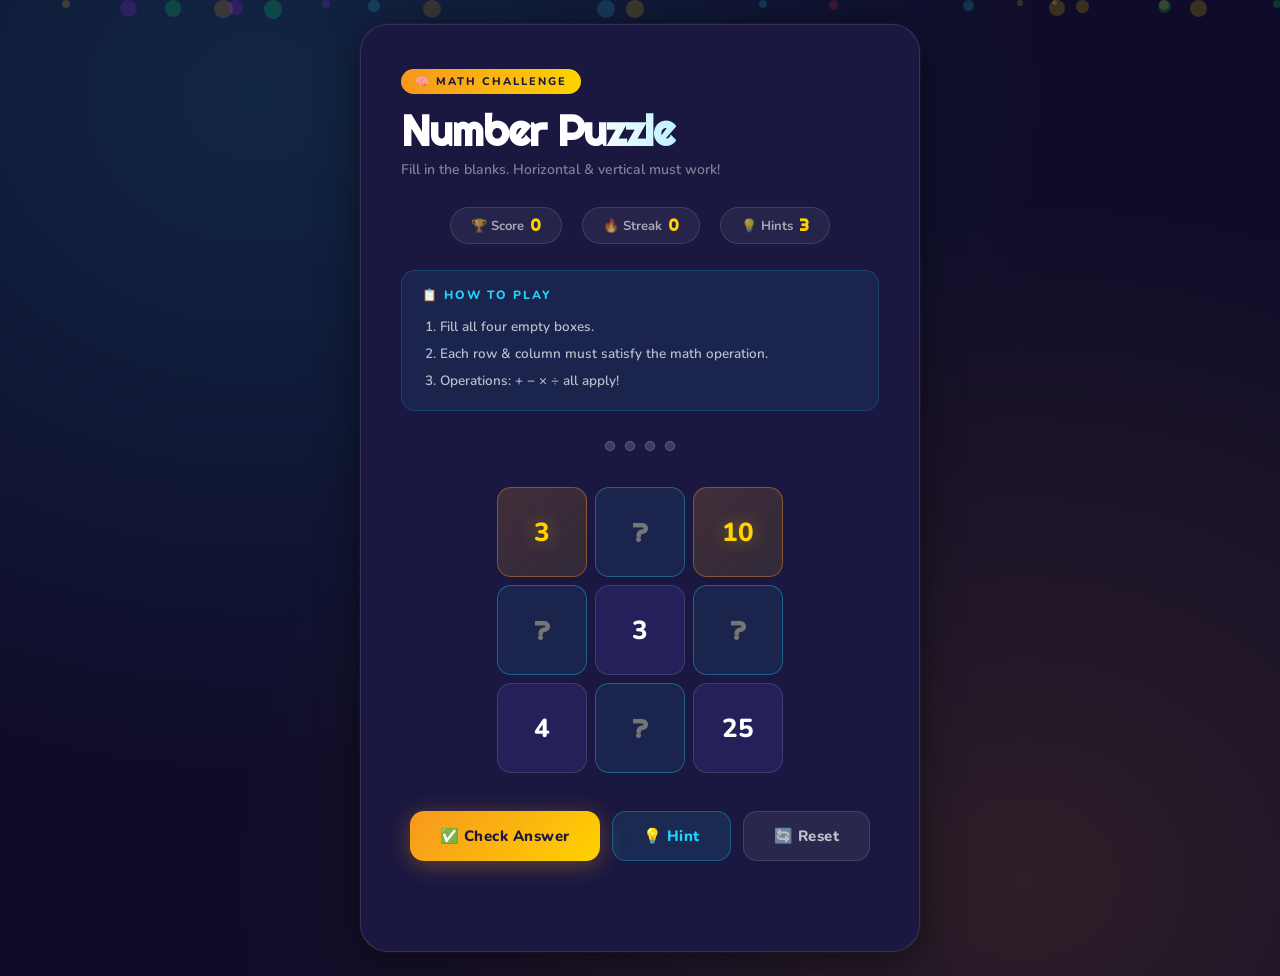
<file: projects/puzzle/puzzle.html>
<!DOCTYPE html>
<html lang="en">
<head>
<meta charset="UTF-8">
<meta name="viewport" content="width=device-width, initial-scale=1.0">
<title>Math Puzzle Challenge</title>
<link href="https://fonts.googleapis.com/css2?family=Righteous&family=Nunito:wght@400;600;700;800&display=swap" rel="stylesheet">
<link rel="stylesheet" href="puzzle.css">
</head>
<body>

<!-- Particles -->
<div class="particles" id="particles"></div>
<!-- Confetti -->
<div class="confetti-container" id="confetti"></div>

<div class="card">
  <div class="badge">🧠 Math Challenge</div>
  <h1>Number Puzzle</h1>
  <p class="subtitle">Fill in the blanks. Horizontal &amp; vertical must work!</p>

  <div class="score-strip">
    <div class="score-pill">🏆 Score <span id="scoreVal">0</span></div>
    <div class="score-pill">🔥 Streak <span id="streakVal">0</span></div>
    <div class="score-pill">💡 Hints <span id="hintVal">3</span></div>
  </div>

  <div class="rules">
    <div class="rules-title">📋 How to Play</div>
    <ol>
      <li>Fill all four empty boxes.</li>
      <li>Each row &amp; column must satisfy the math operation.</li>
      <li>Operations: + − × ÷ all apply!</li>
    </ol>
  </div>

  <div class="progress-row" id="progressDots">
    <div class="dot" id="dot1"></div>
    <div class="dot" id="dot2"></div>
    <div class="dot" id="dot3"></div>
    <div class="dot" id="dot4"></div>
  </div>

  <div class="grid-wrap">
    <table>
      <tr>
        <th>3</th>
        <th class="input-cell" id="cell1"><input type="number" id="box1" placeholder="?"></th>
        <th>10</th>
      </tr>
      <tr>
        <td class="input-cell" id="cell2"><input type="number" id="box2" placeholder="?"></td>
        <td>3</td>
        <td class="input-cell" id="cell3"><input type="number" id="box3" placeholder="?"></td>
      </tr>
      <tr>
        <td>4</td>
        <td class="input-cell" id="cell4"><input type="number" id="box4" placeholder="?"></td>
        <td>25</td>
      </tr>
    </table>
  </div>

  <div class="btn-row">
    <button class="btn btn-check" onclick="checkAnswer()">✅ Check Answer</button>
    <button class="btn btn-hint"  onclick="giveHint()">💡 Hint</button>
    <button class="btn btn-reset" onclick="resetGame()">🔄 Reset</button>
  </div>

  <div id="Result"></div>
</div>

<script src="puzzle.js"></script>
</body>
</html>
</file>
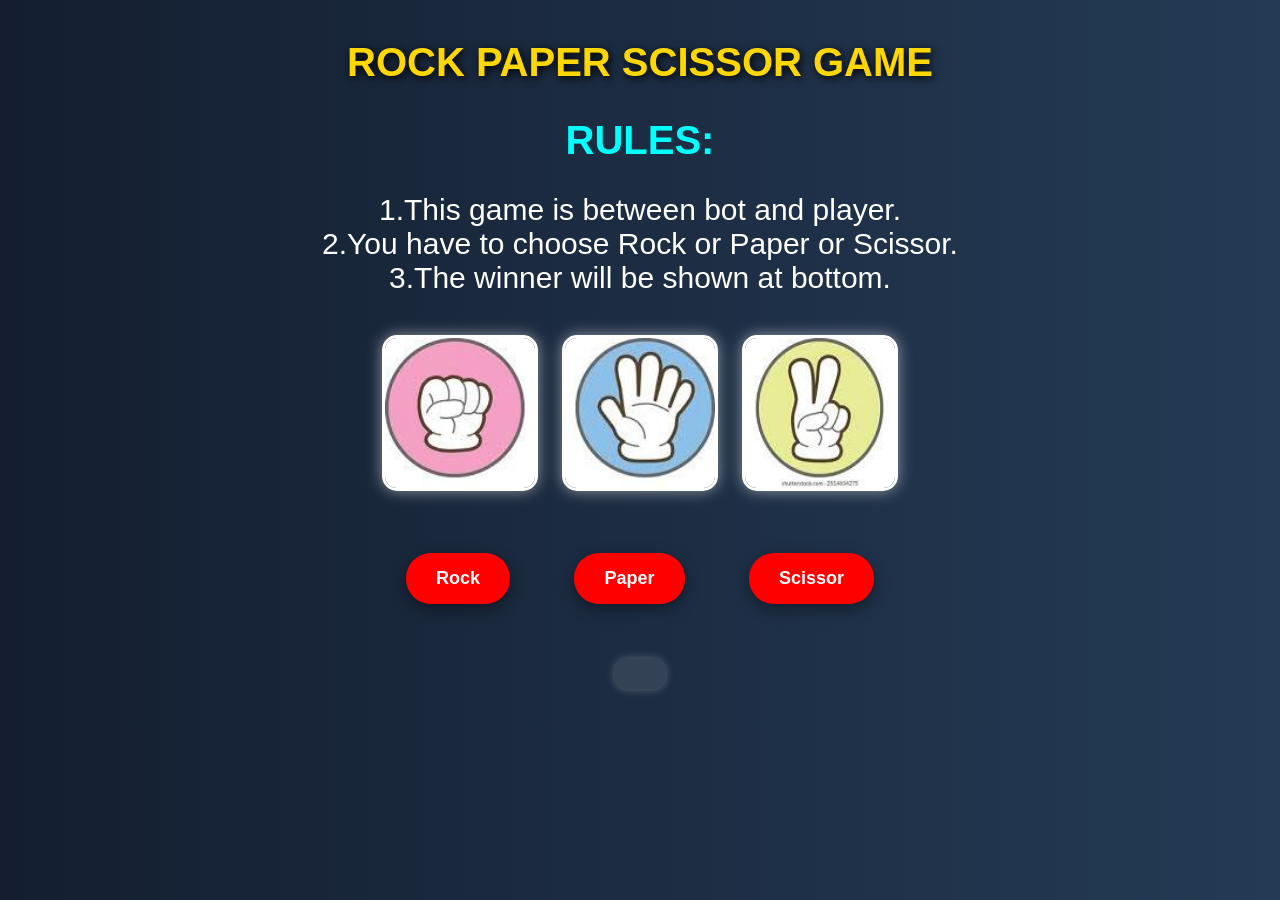
<file: projects/rps/game.html>
<!DOCTYPE html>
<html>
<head>
<link rel = "stylesheet" href = "game.css">
<title> RPS Game   </title> 
</head>

<body>

<h1 id="head1" > ROCK PAPER SCISSOR GAME </h1>
<h2 id="head2" > RULES: </h2>

<p id="para" > 1.This game is between bot and player. <br>
2.You have to choose Rock or Paper or Scissor.<br>
3.The winner will be shown at bottom.
</p>

<img  src = "rock.jpg" > 
<img  src = "paper.jpg" > 
<img  src = "scissors.jpg" >  <br> <br>

<button  id="button" onclick = "Play('Rock')">Rock </button> 
<button id="button"  onclick = "Play('Paper')">Paper </button>
<button id="button"  onclick = "Play('Scissor')">Scissor </button> <br>

<p id = "Result"></p>
<script src = "game.js"></script>


</body>
</html>
</file>
<file: projects/puzzle/puzzle.css>
/* ── CSS Variables ── */
:root {
  --bg: #0f0c29;
  --card: #1a1740;
  --accent1: #f7971e;
  --accent2: #ffd200;
  --accent3: #21d4fd;
  --correct: #00f260;
  --wrong: #f7374f;
  --text: #fff;
  --cell-bg: #24215a;
  --cell-hover: #2e2a72;
  --border: rgba(255,255,255,0.12);
  --shadow: 0 8px 40px rgba(0,0,0,0.5);
}

*, *::before, *::after {
  box-sizing: border-box;
  margin: 0;
  padding: 0;
}

/* ── Body ── */
body {
  min-height: 100vh;
  background: var(--bg);
  background-image:
    radial-gradient(ellipse at 20% 10%, rgba(33,212,253,0.13) 0%, transparent 55%),
    radial-gradient(ellipse at 80% 90%, rgba(247,151,30,0.13) 0%, transparent 55%);
  display: flex;
  flex-direction: column;
  align-items: center;
  justify-content: center;
  font-family: 'Nunito', sans-serif;
  padding: 24px;
  overflow-x: hidden;
}

/* ── Floating Particles ── */
.particles {
  position: fixed;
  inset: 0;
  pointer-events: none;
  z-index: 0;
  overflow: hidden;
}

.particle {
  position: absolute;
  border-radius: 50%;
  opacity: 0.18;
  animation: floatUp linear infinite;
}

@keyframes floatUp {
  from { transform: translateY(110vh) scale(0.5); opacity: 0; }
  10%  { opacity: 0.18; }
  90%  { opacity: 0.18; }
  to   { transform: translateY(-10vh) scale(1.2); opacity: 0; }
}

/* ── Card ── */
.card {
  position: relative;
  z-index: 1;
  background: var(--card);
  border: 1.5px solid var(--border);
  border-radius: 28px;
  padding: 44px 40px 36px;
  max-width: 560px;
  width: 100%;
  box-shadow: var(--shadow), 0 0 0 1px rgba(255,255,255,0.04);
  animation: slideIn 0.7s cubic-bezier(.22,1,.36,1) both;
}

@keyframes slideIn {
  from { opacity: 0; transform: translateY(36px) scale(0.97); }
  to   { opacity: 1; transform: none; }
}

/* ── Badge ── */
.badge {
  display: inline-flex;
  align-items: center;
  gap: 6px;
  background: linear-gradient(90deg, var(--accent1), var(--accent2));
  color: #1a1740;
  font-size: 11px;
  font-weight: 800;
  letter-spacing: 2px;
  text-transform: uppercase;
  border-radius: 20px;
  padding: 5px 14px;
  margin-bottom: 14px;
}

/* ── Headings ── */
h1 {
  font-family: 'Righteous', cursive;
  font-size: clamp(28px, 5vw, 42px);
  color: var(--text);
  letter-spacing: -1px;
  line-height: 1.1;
  margin-bottom: 6px;
  background: linear-gradient(90deg, #fff 40%, var(--accent3));
  -webkit-background-clip: text;
  -webkit-text-fill-color: transparent;
  background-clip: text;
}

.subtitle {
  color: rgba(255,255,255,0.45);
  font-size: 14px;
  font-weight: 600;
  margin-bottom: 28px;
}

/* ── Rules Panel ── */
.rules {
  background: rgba(33,212,253,0.07);
  border: 1px solid rgba(33,212,253,0.18);
  border-radius: 14px;
  padding: 16px 20px;
  margin-bottom: 30px;
}

.rules-title {
  font-size: 12px;
  font-weight: 800;
  letter-spacing: 2px;
  text-transform: uppercase;
  color: var(--accent3);
  margin-bottom: 10px;
}

.rules ol {
  padding-left: 18px;
  color: rgba(255,255,255,0.7);
  font-size: 13.5px;
  line-height: 2;
  font-weight: 600;
}

/* ── Score Strip ── */
.score-strip {
  display: flex;
  gap: 20px;
  justify-content: center;
  margin-bottom: 26px;
}

.score-pill {
  background: rgba(255,255,255,0.06);
  border: 1px solid var(--border);
  border-radius: 30px;
  padding: 7px 20px;
  font-size: 13px;
  font-weight: 700;
  color: rgba(255,255,255,0.6);
  display: flex;
  align-items: center;
  gap: 6px;
}

.score-pill span {
  color: var(--accent2);
  font-family: 'Righteous', cursive;
  font-size: 16px;
}

/* ── Progress Dots ── */
.progress-row {
  display: flex;
  justify-content: center;
  gap: 10px;
  margin-bottom: 28px;
}

.dot {
  width: 10px;
  height: 10px;
  border-radius: 50%;
  background: rgba(255,255,255,0.15);
  border: 1.5px solid rgba(255,255,255,0.2);
  transition: background 0.3s, border-color 0.3s, box-shadow 0.3s;
}

.dot.filled {
  background: var(--correct);
  border-color: var(--correct);
  box-shadow: 0 0 8px rgba(0,242,96,0.5);
}

.dot.wrong-dot {
  background: var(--wrong);
  border-color: var(--wrong);
  box-shadow: 0 0 8px rgba(247,55,79,0.4);
}

/* ── Puzzle Grid ── */
.grid-wrap {
  display: flex;
  justify-content: center;
  margin-bottom: 30px;
}

table {
  border-collapse: separate;
  border-spacing: 8px;
}

td, th {
  background: var(--cell-bg);
  border: 1.5px solid var(--border);
  border-radius: 14px;
  width: 90px;
  height: 90px;
  text-align: center;
  vertical-align: middle;
  font-size: 26px;
  font-weight: 800;
  color: var(--text);
  transition: background 0.2s, box-shadow 0.2s, transform 0.15s;
  position: relative;
}

th {
  background: linear-gradient(135deg, rgba(247,151,30,0.18), rgba(255,210,0,0.1));
  border-color: rgba(247,151,30,0.4);
  color: var(--accent2);
  text-shadow: 0 0 18px rgba(255,210,0,0.4);
}

td:hover {
  background: var(--cell-hover);
  transform: scale(1.04);
  box-shadow: 0 4px 20px rgba(33,212,253,0.13);
}

/* ── Input Cells ── */
.input-cell {
  background: rgba(33,212,253,0.07);
  border-color: rgba(33,212,253,0.35);
  box-shadow: 0 0 0 0 rgba(33,212,253,0);
  transition: box-shadow 0.3s, background 0.3s, border-color 0.3s, transform 0.15s;
}

.input-cell:focus-within {
  background: rgba(33,212,253,0.14);
  border-color: var(--accent3);
  box-shadow: 0 0 0 3px rgba(33,212,253,0.18), 0 4px 24px rgba(33,212,253,0.12);
  transform: scale(1.06);
}

input[type="number"] {
  width: 100%;
  height: 100%;
  background: transparent;
  border: none;
  outline: none;
  text-align: center;
  font-size: 26px;
  font-weight: 800;
  font-family: 'Righteous', cursive;
  color: var(--accent3);
  caret-color: var(--accent3);
  -moz-appearance: textfield;
}

input[type="number"]::-webkit-inner-spin-button,
input[type="number"]::-webkit-outer-spin-button {
  -webkit-appearance: none;
}

/* ── Cell States ── */
.cell-correct {
  background: rgba(0,242,96,0.13) !important;
  border-color: var(--correct) !important;
  box-shadow: 0 0 16px rgba(0,242,96,0.22) !important;
  animation: popCorrect 0.4s cubic-bezier(.36,.07,.19,.97);
}

.cell-correct input {
  color: var(--correct) !important;
}

.cell-wrong {
  background: rgba(247,55,79,0.13) !important;
  border-color: var(--wrong) !important;
  box-shadow: 0 0 16px rgba(247,55,79,0.22) !important;
  animation: shake 0.4s cubic-bezier(.36,.07,.19,.97);
}

.cell-wrong input {
  color: var(--wrong) !important;
}

@keyframes shake {
  0%,100% { transform: translateX(0); }
  20%      { transform: translateX(-6px); }
  40%      { transform: translateX(6px); }
  60%      { transform: translateX(-4px); }
  80%      { transform: translateX(4px); }
}

@keyframes popCorrect {
  0%   { transform: scale(1); }
  40%  { transform: scale(1.12); }
  100% { transform: scale(1); }
}

/* ── Buttons ── */
.btn-row {
  display: flex;
  gap: 12px;
  justify-content: center;
  flex-wrap: wrap;
  margin-bottom: 22px;
}

.btn {
  font-family: 'Nunito', sans-serif;
  font-size: 15px;
  font-weight: 800;
  border: none;
  border-radius: 14px;
  padding: 14px 30px;
  cursor: pointer;
  transition: transform 0.15s, box-shadow 0.2s, filter 0.2s;
  letter-spacing: 0.5px;
  position: relative;
  overflow: hidden;
}

.btn::after {
  content: '';
  position: absolute;
  inset: 0;
  background: rgba(255,255,255,0);
  transition: background 0.15s;
  border-radius: inherit;
}

.btn:hover::after { background: rgba(255,255,255,0.08); }
.btn:active        { transform: scale(0.96); }

.btn-check {
  background: linear-gradient(135deg, var(--accent1), var(--accent2));
  color: #1a1740;
  box-shadow: 0 4px 22px rgba(247,151,30,0.35);
}

.btn-check:hover {
  transform: translateY(-2px);
  box-shadow: 0 8px 28px rgba(247,151,30,0.45);
}

.btn-reset {
  background: rgba(255,255,255,0.07);
  color: rgba(255,255,255,0.7);
  border: 1.5px solid var(--border);
}

.btn-reset:hover {
  transform: translateY(-2px);
  background: rgba(255,255,255,0.12);
  color: #fff;
}

.btn-hint {
  background: rgba(33,212,253,0.1);
  color: var(--accent3);
  border: 1.5px solid rgba(33,212,253,0.3);
}

.btn-hint:hover {
  transform: translateY(-2px);
  background: rgba(33,212,253,0.18);
}

/* ── Result Message ── */
#Result {
  text-align: center;
  font-family: 'Righteous', cursive;
  font-size: 22px;
  letter-spacing: 1px;
  min-height: 32px;
  transition: all 0.3s;
}

#Result.correct {
  color: var(--correct);
  text-shadow: 0 0 20px rgba(0,242,96,0.5);
}

#Result.wrong {
  color: var(--wrong);
  text-shadow: 0 0 20px rgba(247,55,79,0.5);
}

#Result.hint {
  color: var(--accent3);
  font-size: 14px;
  font-family: 'Nunito', sans-serif;
  font-weight: 700;
}

/* ── Confetti ── */
.confetti-container {
  position: fixed;
  inset: 0;
  pointer-events: none;
  z-index: 100;
  overflow: hidden;
}

.confetti-piece {
  position: absolute;
  top: -10px;
  width: 10px;
  height: 10px;
  border-radius: 2px;
  opacity: 0;
  animation: confettiFall 1.4s ease-in forwards;
}

@keyframes confettiFall {
  0%   { opacity: 1; transform: translateY(0) rotate(0deg) scale(1); }
  100% { opacity: 0; transform: translateY(100vh) rotate(720deg) scale(0.5); }
}

/* ── Responsive ── */
@media (max-width: 480px) {
  .card { padding: 28px 16px 24px; }
  td, th { width: 70px; height: 70px; font-size: 20px; border-radius: 10px; }
  input[type="number"] { font-size: 20px; }
  table { border-spacing: 5px; }
}
</file>
<file: projects/rps/game.css>
body {
    background: linear-gradient(to right, #141e30, #243b55);
    font-family: Arial, sans-serif;
    text-align: center;
    color: white;
    margin-top: 40px;
    
}

#head1 {
    font-size: 40px;
    color: #ffd700;
    text-shadow: 2px 2px 8px black;
}

#head2 {
    color: #00ffff;
    margin-bottom: 25px;
    font-size:40px;
}

#para {
font-size:30px;
}

img {
    width: 150px;
    height: 150px;
    margin: 10px;
    border-radius: 15px;
    border: 3px solid white;
    box-shadow: 0 0 15px rgba(255,255,255,0.5);
    transition: 0.3s;
}

img:hover {
    transform: scale(1.08);
    box-shadow: 0 0 25px #00ffff;
}

button {
    padding: 15px 30px;
    margin: 30px;
    font-size: 18px;
    border: none;
    border-radius: 25px;
    cursor: pointer;
    background: red;
    color: white;
    font-weight: bold;
    transition: 0.3s;
    box-shadow: 0 5px 15px rgba(0,0,0,0.4);
}

button:hover {
    background: blue;
    transform: translateY(-3px) scale(1.05);
    box-shadow: black;
}

button:active {
    transform: scale(0.95);
}

#Result {
    margin-top: 25px;
    font-size: 24px;
    font-weight: bold;
    background: rgba(255,255,255,0.1);
    display: inline-block;
    padding: 15px 25px;
    border-radius: 12px;
    box-shadow: 0 0 10px rgba(255,255,255,0.3);
}
</file>
